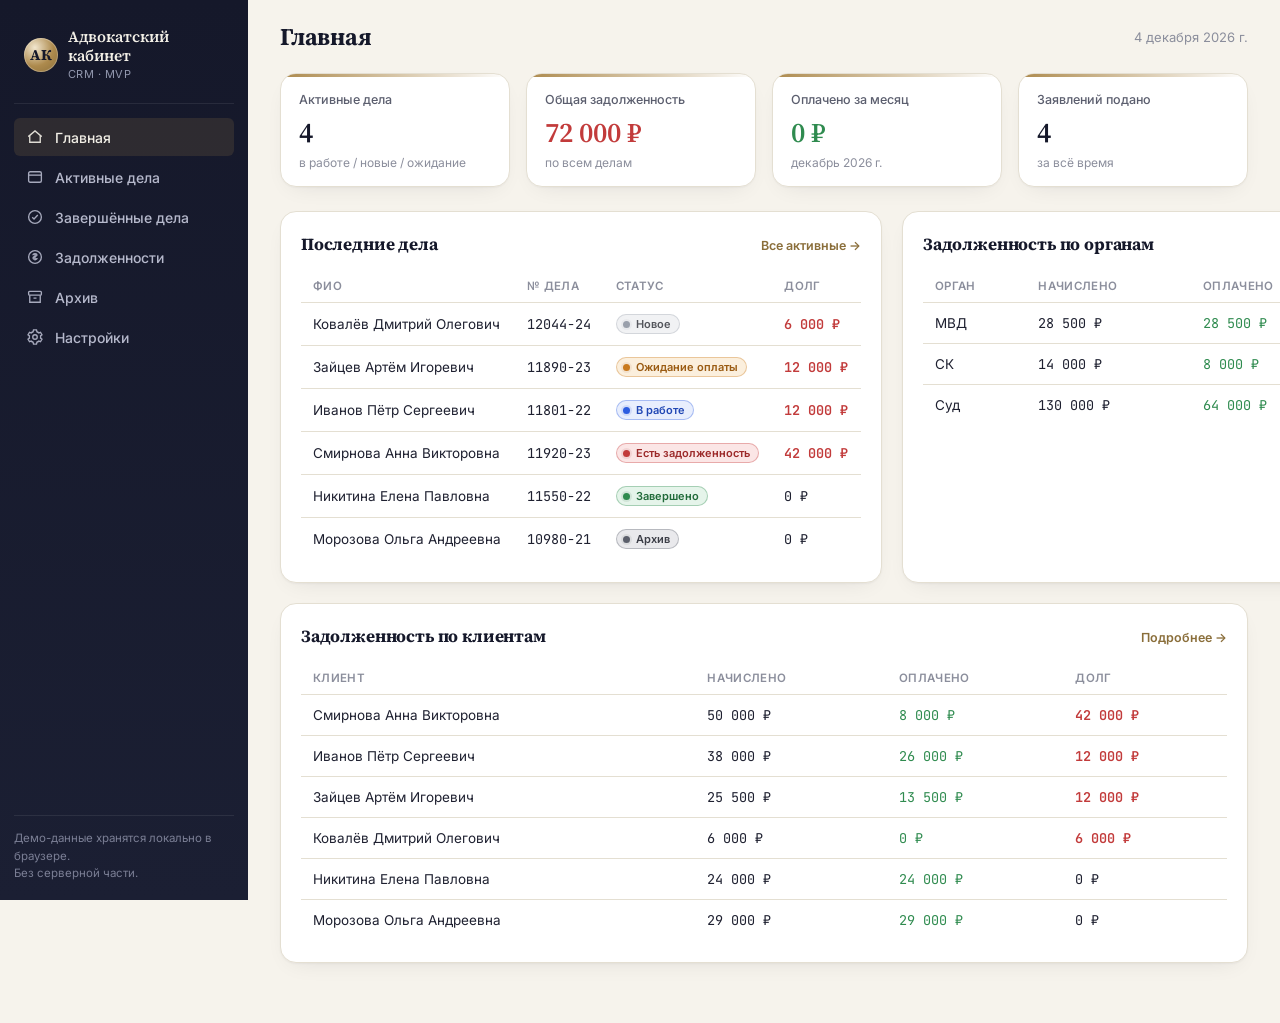
<file: index.html>
<!DOCTYPE html>
<html lang="ru">
<head>
<meta charset="UTF-8">
<meta name="viewport" content="width=device-width, initial-scale=1.0">
<title>Главная — Адвокатский кабинет CRM</title>
<link rel="stylesheet" href="css/style.css">
</head>
<body data-page="dashboard">
<div class="app-shell">

  <aside class="sidebar">
    <div class="sidebar__brand">
      <div class="sidebar__seal">АК</div>
      <div>
        <div class="sidebar__title">Адвокатский кабинет</div>
        <div class="sidebar__subtitle">CRM · MVP</div>
      </div>
    </div>
    <nav class="nav">
      <a class="nav-link" data-page="dashboard" href="index.html">
        <svg class="nav-link__icon" viewBox="0 0 24 24" fill="none" stroke="currentColor" stroke-width="1.8"><path d="M3 11.5 12 4l9 7.5"/><path d="M5 10v9h14v-9"/></svg>
        Главная
      </a>
      <a class="nav-link" data-page="active" href="cases.html">
        <svg class="nav-link__icon" viewBox="0 0 24 24" fill="none" stroke="currentColor" stroke-width="1.8"><rect x="3.5" y="5" width="17" height="14" rx="2"/><path d="M3.5 9.5h17"/></svg>
        Активные дела
      </a>
      <a class="nav-link" data-page="completed" href="completed.html">
        <svg class="nav-link__icon" viewBox="0 0 24 24" fill="none" stroke="currentColor" stroke-width="1.8"><circle cx="12" cy="12" r="8.5"/><path d="M8.3 12.3l2.4 2.4 5-5.4"/></svg>
        Завершённые дела
      </a>
      <a class="nav-link" data-page="debts" href="debts.html">
        <svg class="nav-link__icon" viewBox="0 0 24 24" fill="none" stroke="currentColor" stroke-width="1.8"><circle cx="12" cy="12" r="8.5"/><path d="M12 7.5v9M9.3 9.6c0-1.1 1.1-2 2.7-2s2.7.8 2.7 1.8c0 2.6-5.4 1.2-5.4 3.9 0 1 1.1 1.8 2.7 1.8s2.7-.8 2.7-1.9"/></svg>
        Задолженности
      </a>
      <a class="nav-link" data-page="archive" href="archive.html">
        <svg class="nav-link__icon" viewBox="0 0 24 24" fill="none" stroke="currentColor" stroke-width="1.8"><rect x="3.5" y="4.5" width="17" height="5" rx="1.2"/><path d="M5 9.5v9.5h14V9.5M10 13.5h4"/></svg>
        Архив
      </a>
      <a class="nav-link" data-page="settings" href="settings.html">
        <svg class="nav-link__icon" viewBox="0 0 24 24" fill="none" stroke="currentColor" stroke-width="1.8"><circle cx="12" cy="12" r="3"/><path d="M19.4 13.5a7.6 7.6 0 0 0 0-3l1.9-1.5-2-3.3-2.2.8a7.6 7.6 0 0 0-2.6-1.5L14 2.5h-4l-.5 2.5a7.6 7.6 0 0 0-2.6 1.5l-2.2-.8-2 3.3 1.9 1.5a7.6 7.6 0 0 0 0 3l-1.9 1.5 2 3.3 2.2-.8a7.6 7.6 0 0 0 2.6 1.5l.5 2.5h4l.5-2.5a7.6 7.6 0 0 0 2.6-1.5l2.2.8 2-3.3z"/></svg>
        Настройки
      </a>
    </nav>
    <div class="sidebar__foot">
      Демо-данные хранятся локально в браузере.<br>Без серверной части.
    </div>
  </aside>

  <main class="main">
    <div class="topbar">
      <button class="js-burger">☰</button>
      <h1>Главная</h1>
      <div class="topbar__meta" id="todayLabel"></div>
    </div>

    <div class="content">
      <div class="kpi-grid" id="kpiGrid"></div>

      <div class="two-col">
        <div class="card">
          <div class="card__head">
            <h2>Последние дела</h2>
            <a class="pill-link" href="cases.html">Все активные →</a>
          </div>
          <div class="table-wrap">
            <table class="tbl">
              <thead>
                <tr><th>ФИО</th><th>№ дела</th><th>Статус</th><th>Долг</th></tr>
              </thead>
              <tbody id="recentCasesBody"></tbody>
            </table>
          </div>
        </div>

        <div class="card">
          <div class="card__head"><h2>Задолженность по органам</h2></div>
          <div class="table-wrap">
            <table class="tbl">
              <thead><tr><th>Орган</th><th>Начислено</th><th>Оплачено</th><th>Долг</th></tr></thead>
              <tbody id="debtByBodyBody"></tbody>
            </table>
          </div>
        </div>
      </div>

      <div class="card">
        <div class="card__head">
          <h2>Задолженность по клиентам</h2>
          <a class="pill-link" href="debts.html">Подробнее →</a>
        </div>
        <div class="table-wrap">
          <table class="tbl">
            <thead><tr><th>Клиент</th><th>Начислено</th><th>Оплачено</th><th>Долг</th></tr></thead>
            <tbody id="debtByClientBody"></tbody>
          </table>
        </div>
      </div>
    </div>
  </main>
</div>

<script src="js/data.js"></script>
<script src="js/app.js"></script>
<script src="js/dashboard.js"></script>
</body>
</html>
</file>
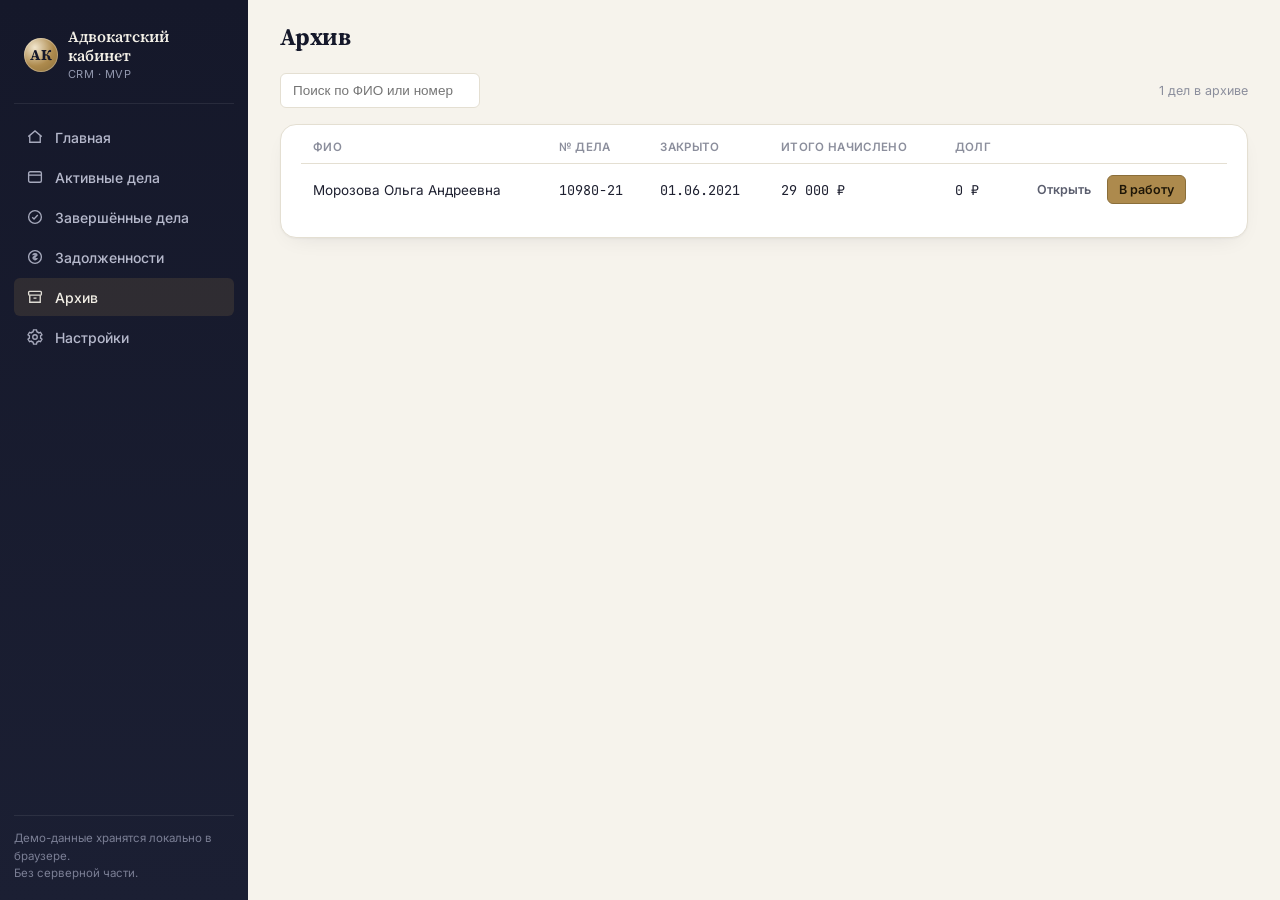
<file: archive.html>
<!DOCTYPE html>
<html lang="ru">
<head>
<meta charset="UTF-8">
<meta name="viewport" content="width=device-width, initial-scale=1.0">
<title>Архив — Адвокатский кабинет CRM</title>
<link rel="stylesheet" href="css/style.css">
</head>
<body data-page="archive">
<div class="app-shell">

  <aside class="sidebar">
    <div class="sidebar__brand">
      <div class="sidebar__seal">АК</div>
      <div>
        <div class="sidebar__title">Адвокатский кабинет</div>
        <div class="sidebar__subtitle">CRM · MVP</div>
      </div>
    </div>
    <nav class="nav">
      <a class="nav-link" data-page="dashboard" href="index.html">
        <svg class="nav-link__icon" viewBox="0 0 24 24" fill="none" stroke="currentColor" stroke-width="1.8"><path d="M3 11.5 12 4l9 7.5"/><path d="M5 10v9h14v-9"/></svg>
        Главная
      </a>
      <a class="nav-link" data-page="active" href="cases.html">
        <svg class="nav-link__icon" viewBox="0 0 24 24" fill="none" stroke="currentColor" stroke-width="1.8"><rect x="3.5" y="5" width="17" height="14" rx="2"/><path d="M3.5 9.5h17"/></svg>
        Активные дела
      </a>
      <a class="nav-link" data-page="completed" href="completed.html">
        <svg class="nav-link__icon" viewBox="0 0 24 24" fill="none" stroke="currentColor" stroke-width="1.8"><circle cx="12" cy="12" r="8.5"/><path d="M8.3 12.3l2.4 2.4 5-5.4"/></svg>
        Завершённые дела
      </a>
      <a class="nav-link" data-page="debts" href="debts.html">
        <svg class="nav-link__icon" viewBox="0 0 24 24" fill="none" stroke="currentColor" stroke-width="1.8"><circle cx="12" cy="12" r="8.5"/><path d="M12 7.5v9M9.3 9.6c0-1.1 1.1-2 2.7-2s2.7.8 2.7 1.8c0 2.6-5.4 1.2-5.4 3.9 0 1 1.1 1.8 2.7 1.8s2.7-.8 2.7-1.9"/></svg>
        Задолженности
      </a>
      <a class="nav-link" data-page="archive" href="archive.html">
        <svg class="nav-link__icon" viewBox="0 0 24 24" fill="none" stroke="currentColor" stroke-width="1.8"><rect x="3.5" y="4.5" width="17" height="5" rx="1.2"/><path d="M5 9.5v9.5h14V9.5M10 13.5h4"/></svg>
        Архив
      </a>
      <a class="nav-link" data-page="settings" href="settings.html">
        <svg class="nav-link__icon" viewBox="0 0 24 24" fill="none" stroke="currentColor" stroke-width="1.8"><circle cx="12" cy="12" r="3"/><path d="M19.4 13.5a7.6 7.6 0 0 0 0-3l1.9-1.5-2-3.3-2.2.8a7.6 7.6 0 0 0-2.6-1.5L14 2.5h-4l-.5 2.5a7.6 7.6 0 0 0-2.6 1.5l-2.2-.8-2 3.3 1.9 1.5a7.6 7.6 0 0 0 0 3l-1.9 1.5 2 3.3 2.2-.8a7.6 7.6 0 0 0 2.6 1.5l.5 2.5h4l.5-2.5a7.6 7.6 0 0 0 2.6-1.5l2.2.8 2-3.3z"/></svg>
        Настройки
      </a>
    </nav>
    <div class="sidebar__foot">
      Демо-данные хранятся локально в браузере.<br>Без серверной части.
    </div>
  </aside>

  <main class="main">
    <div class="topbar">
      <button class="js-burger">☰</button>
      <h1>Архив</h1>
    </div>

    <div class="content">
      <div class="toolbar">
        <input type="search" id="searchInput" placeholder="Поиск по ФИО или номеру дела…">
        <span class="muted" id="resultCount" style="margin-left:auto;font-size:12.5px;"></span>
      </div>

      <div class="card" style="padding-top:6px;">
        <div class="table-wrap">
          <table class="tbl">
            <thead><tr><th>ФИО</th><th>№ дела</th><th>Закрыто</th><th>Итого начислено</th><th>Долг</th><th></th></tr></thead>
            <tbody id="archiveBody"></tbody>
          </table>
        </div>
      </div>
    </div>
  </main>
</div>

<script src="js/data.js"></script>
<script src="js/app.js"></script>
<script src="js/archive.js"></script>
</body>
</html>
</file>
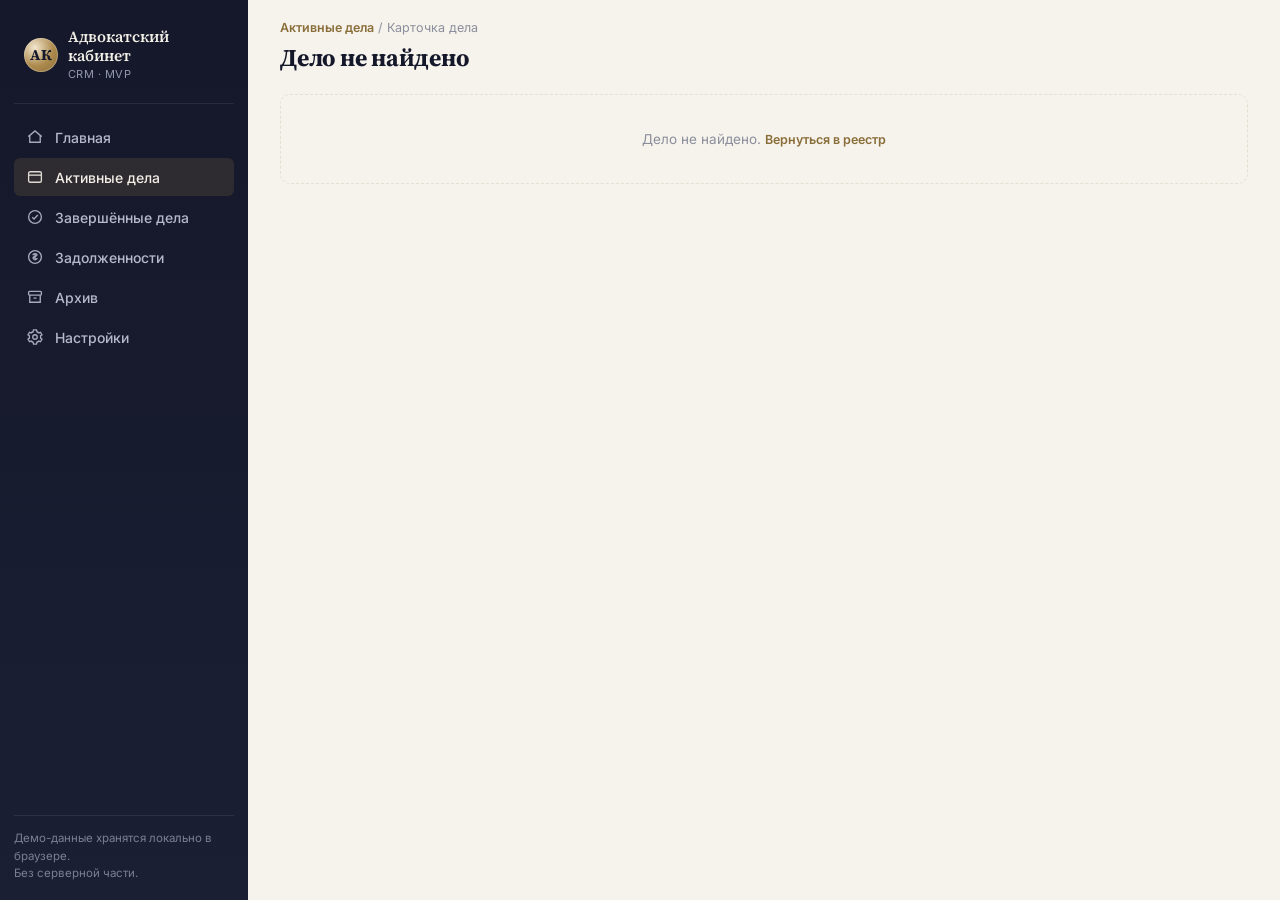
<file: case.html>
<!DOCTYPE html>
<html lang="ru">
<head>
<meta charset="UTF-8">
<meta name="viewport" content="width=device-width, initial-scale=1.0">
<title>Карточка дела — Адвокатский кабинет CRM</title>
<link rel="stylesheet" href="css/style.css">
</head>
<body data-page="active">
<div class="app-shell">

  <aside class="sidebar">
    <div class="sidebar__brand">
      <div class="sidebar__seal">АК</div>
      <div>
        <div class="sidebar__title">Адвокатский кабинет</div>
        <div class="sidebar__subtitle">CRM · MVP</div>
      </div>
    </div>
    <nav class="nav">
      <a class="nav-link" data-page="dashboard" href="index.html">
        <svg class="nav-link__icon" viewBox="0 0 24 24" fill="none" stroke="currentColor" stroke-width="1.8"><path d="M3 11.5 12 4l9 7.5"/><path d="M5 10v9h14v-9"/></svg>
        Главная
      </a>
      <a class="nav-link" data-page="active" href="cases.html">
        <svg class="nav-link__icon" viewBox="0 0 24 24" fill="none" stroke="currentColor" stroke-width="1.8"><rect x="3.5" y="5" width="17" height="14" rx="2"/><path d="M3.5 9.5h17"/></svg>
        Активные дела
      </a>
      <a class="nav-link" data-page="completed" href="completed.html">
        <svg class="nav-link__icon" viewBox="0 0 24 24" fill="none" stroke="currentColor" stroke-width="1.8"><circle cx="12" cy="12" r="8.5"/><path d="M8.3 12.3l2.4 2.4 5-5.4"/></svg>
        Завершённые дела
      </a>
      <a class="nav-link" data-page="debts" href="debts.html">
        <svg class="nav-link__icon" viewBox="0 0 24 24" fill="none" stroke="currentColor" stroke-width="1.8"><circle cx="12" cy="12" r="8.5"/><path d="M12 7.5v9M9.3 9.6c0-1.1 1.1-2 2.7-2s2.7.8 2.7 1.8c0 2.6-5.4 1.2-5.4 3.9 0 1 1.1 1.8 2.7 1.8s2.7-.8 2.7-1.9"/></svg>
        Задолженности
      </a>
      <a class="nav-link" data-page="archive" href="archive.html">
        <svg class="nav-link__icon" viewBox="0 0 24 24" fill="none" stroke="currentColor" stroke-width="1.8"><rect x="3.5" y="4.5" width="17" height="5" rx="1.2"/><path d="M5 9.5v9.5h14V9.5M10 13.5h4"/></svg>
        Архив
      </a>
      <a class="nav-link" data-page="settings" href="settings.html">
        <svg class="nav-link__icon" viewBox="0 0 24 24" fill="none" stroke="currentColor" stroke-width="1.8"><circle cx="12" cy="12" r="3"/><path d="M19.4 13.5a7.6 7.6 0 0 0 0-3l1.9-1.5-2-3.3-2.2.8a7.6 7.6 0 0 0-2.6-1.5L14 2.5h-4l-.5 2.5a7.6 7.6 0 0 0-2.6 1.5l-2.2-.8-2 3.3 1.9 1.5a7.6 7.6 0 0 0 0 3l-1.9 1.5 2 3.3 2.2-.8a7.6 7.6 0 0 0 2.6 1.5l.5 2.5h4l.5-2.5a7.6 7.6 0 0 0 2.6-1.5l2.2.8 2-3.3z"/></svg>
        Настройки
      </a>
    </nav>
    <div class="sidebar__foot">
      Демо-данные хранятся локально в браузере.<br>Без серверной части.
    </div>
  </aside>

  <main class="main">
    <div class="topbar">
      <button class="js-burger">☰</button>
      <div>
        <div class="breadcrumb"><a href="cases.html" id="breadcrumbLink">Активные дела</a> / Карточка дела</div>
        <h1 id="caseTitle">Дело</h1>
      </div>
      <div id="caseStatusHead"></div>
    </div>

    <div class="content" id="caseContent">

      <div class="two-col">
        <div class="card">
          <div class="card__head"><h2>Основная информация</h2>
            <button class="btn btn-sm btn-ghost" id="editInfoBtn">Изменить</button>
          </div>
          <div class="kv-list" id="infoBlock"></div>
        </div>
        <div class="card">
          <div class="card__head"><h2>Номера дела</h2>
            <button class="btn btn-sm btn-ghost" id="editNumbersBtn">Изменить</button>
          </div>
          <div class="kv-list" id="numbersBlock"></div>
        </div>
      </div>

      <div class="card">
        <div class="card__head"><h2>Статус дела</h2></div>
        <div class="status-switch" id="statusSwitch"></div>
      </div>

      <div class="card">
        <div class="card__head">
          <h2>Участия</h2>
          <button class="btn btn-brass btn-sm" id="addParticipationBtn">+ Добавить участие</button>
        </div>
        <div class="table-wrap">
          <table class="tbl">
            <thead><tr><th>Дата</th><th>Тип участия</th><th>Сложность</th><th>Орган</th><th>Тариф</th><th>Сумма</th><th></th></tr></thead>
            <tbody id="participationsBody"></tbody>
          </table>
        </div>
      </div>

      <div class="card">
        <div class="card__head"><h2>Финансы</h2></div>
        <div class="three-col" style="margin-bottom:18px;">
          <div class="kpi-card"><div class="kpi-card__label">Начислено</div><div class="kpi-card__value" id="finAccrued">—</div></div>
          <div class="kpi-card"><div class="kpi-card__label">Оплачено</div><div class="kpi-card__value is-good" id="finPaid">—</div></div>
          <div class="kpi-card"><div class="kpi-card__label">Долг</div><div class="kpi-card__value is-bad" id="finDebt">—</div></div>
        </div>
        <div class="card__head"><h2 style="font-size:14.5px;">История оплат</h2>
          <button class="btn btn-sm btn-ghost" id="addPaymentBtn">+ Добавить оплату</button>
        </div>
        <div class="table-wrap">
          <table class="tbl">
            <thead><tr><th>Дата</th><th>Орган</th><th>Сумма</th><th>Статус</th></tr></thead>
            <tbody id="paymentsBody"></tbody>
          </table>
        </div>
      </div>

      <div class="card">
        <div class="card__head">
          <h2>Заявления</h2>
          <button class="btn btn-brass btn-sm" id="addApplicationBtn">+ Сформировать заявление</button>
        </div>
        <div class="table-wrap">
          <table class="tbl">
            <thead><tr><th>№</th><th>Дата</th><th>Сумма</th><th>Статус</th><th>Файл</th></tr></thead>
            <tbody id="applicationsBody"></tbody>
          </table>
        </div>
      </div>

      <div class="two-col">
        <div class="card">
          <div class="card__head">
            <h2>Файлы</h2>
            <label class="btn btn-sm btn-ghost" style="cursor:pointer;">
              + Загрузить
              <input type="file" id="fileInput" style="display:none;">
            </label>
          </div>
          <div id="filesBlock"></div>
        </div>
        <div class="card">
          <div class="card__head"><h2>История</h2></div>
          <div id="historyBlock" style="max-height:340px; overflow-y:auto;"></div>
        </div>
      </div>

    </div>
  </main>
</div>

<script src="js/data.js"></script>
<script src="js/app.js"></script>
<script src="js/case.js"></script>
</body>
</html>
</file>
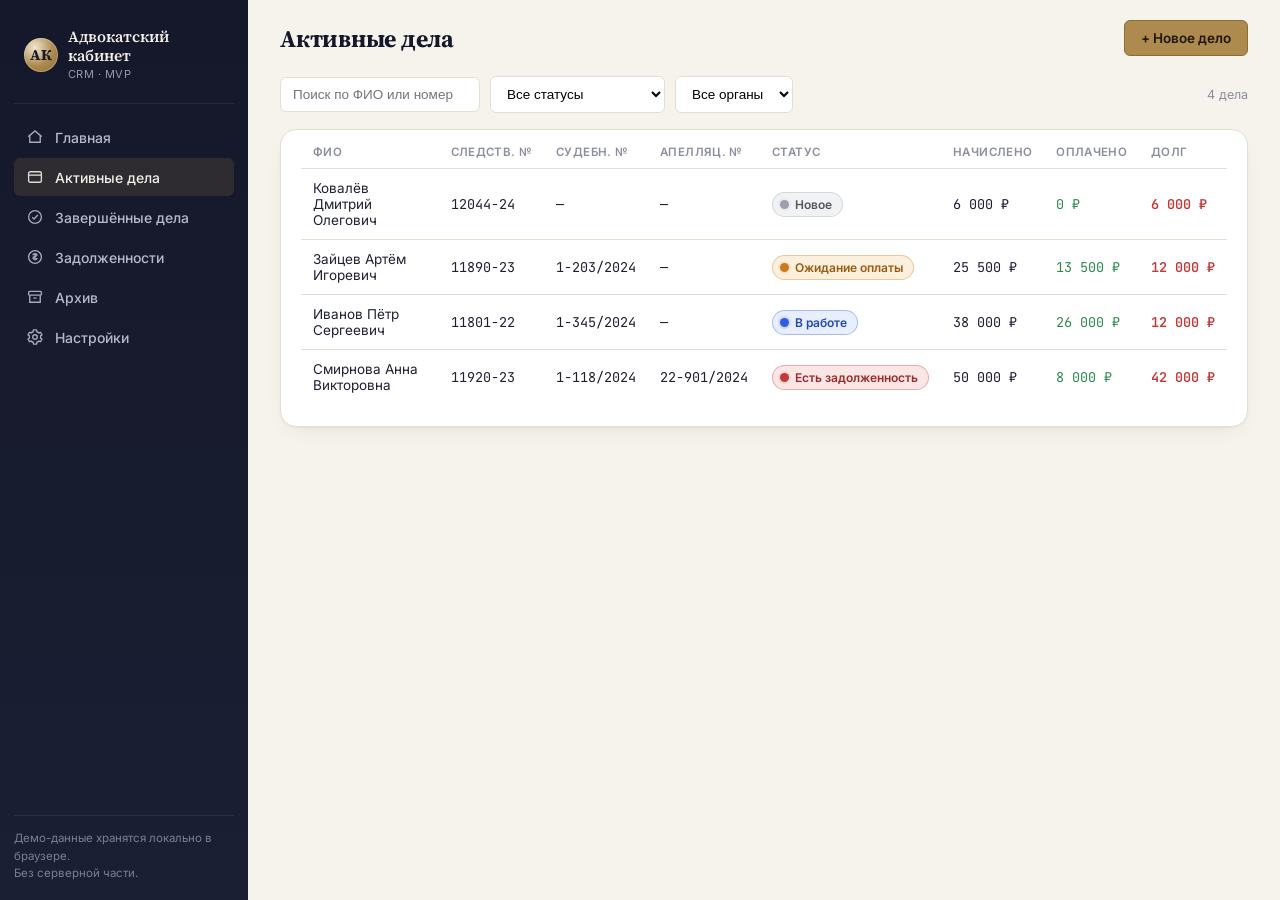
<file: cases.html>
<!DOCTYPE html>
<html lang="ru">
<head>
<meta charset="UTF-8">
<meta name="viewport" content="width=device-width, initial-scale=1.0">
<title>Активные дела — Адвокатский кабинет CRM</title>
<link rel="stylesheet" href="css/style.css">
</head>
<body data-page="active">
<div class="app-shell">

  <aside class="sidebar">
    <div class="sidebar__brand">
      <div class="sidebar__seal">АК</div>
      <div>
        <div class="sidebar__title">Адвокатский кабинет</div>
        <div class="sidebar__subtitle">CRM · MVP</div>
      </div>
    </div>
    <nav class="nav">
      <a class="nav-link" data-page="dashboard" href="index.html">
        <svg class="nav-link__icon" viewBox="0 0 24 24" fill="none" stroke="currentColor" stroke-width="1.8"><path d="M3 11.5 12 4l9 7.5"/><path d="M5 10v9h14v-9"/></svg>
        Главная
      </a>
      <a class="nav-link" data-page="active" href="cases.html">
        <svg class="nav-link__icon" viewBox="0 0 24 24" fill="none" stroke="currentColor" stroke-width="1.8"><rect x="3.5" y="5" width="17" height="14" rx="2"/><path d="M3.5 9.5h17"/></svg>
        Активные дела
      </a>
      <a class="nav-link" data-page="completed" href="completed.html">
        <svg class="nav-link__icon" viewBox="0 0 24 24" fill="none" stroke="currentColor" stroke-width="1.8"><circle cx="12" cy="12" r="8.5"/><path d="M8.3 12.3l2.4 2.4 5-5.4"/></svg>
        Завершённые дела
      </a>
      <a class="nav-link" data-page="debts" href="debts.html">
        <svg class="nav-link__icon" viewBox="0 0 24 24" fill="none" stroke="currentColor" stroke-width="1.8"><circle cx="12" cy="12" r="8.5"/><path d="M12 7.5v9M9.3 9.6c0-1.1 1.1-2 2.7-2s2.7.8 2.7 1.8c0 2.6-5.4 1.2-5.4 3.9 0 1 1.1 1.8 2.7 1.8s2.7-.8 2.7-1.9"/></svg>
        Задолженности
      </a>
      <a class="nav-link" data-page="archive" href="archive.html">
        <svg class="nav-link__icon" viewBox="0 0 24 24" fill="none" stroke="currentColor" stroke-width="1.8"><rect x="3.5" y="4.5" width="17" height="5" rx="1.2"/><path d="M5 9.5v9.5h14V9.5M10 13.5h4"/></svg>
        Архив
      </a>
      <a class="nav-link" data-page="settings" href="settings.html">
        <svg class="nav-link__icon" viewBox="0 0 24 24" fill="none" stroke="currentColor" stroke-width="1.8"><circle cx="12" cy="12" r="3"/><path d="M19.4 13.5a7.6 7.6 0 0 0 0-3l1.9-1.5-2-3.3-2.2.8a7.6 7.6 0 0 0-2.6-1.5L14 2.5h-4l-.5 2.5a7.6 7.6 0 0 0-2.6 1.5l-2.2-.8-2 3.3 1.9 1.5a7.6 7.6 0 0 0 0 3l-1.9 1.5 2 3.3 2.2-.8a7.6 7.6 0 0 0 2.6 1.5l.5 2.5h4l.5-2.5a7.6 7.6 0 0 0 2.6-1.5l2.2.8 2-3.3z"/></svg>
        Настройки
      </a>
    </nav>
    <div class="sidebar__foot">
      Демо-данные хранятся локально в браузере.<br>Без серверной части.
    </div>
  </aside>

  <main class="main">
    <div class="topbar">
      <button class="js-burger">☰</button>
      <h1>Активные дела</h1>
      <button class="btn btn-brass" id="newCaseBtn">+ Новое дело</button>
    </div>

    <div class="content">
      <div class="toolbar">
        <input type="search" id="searchInput" placeholder="Поиск по ФИО или номеру дела…">
        <select id="statusFilter">
          <option value="">Все статусы</option>
        </select>
        <select id="bodyFilter">
          <option value="">Все органы</option>
        </select>
        <span class="muted" id="resultCount" style="margin-left:auto;font-size:12.5px;"></span>
      </div>

      <div class="card" style="padding-top:6px;">
        <div class="table-wrap">
          <table class="tbl">
            <thead>
              <tr>
                <th>ФИО</th>
                <th>Следств. №</th>
                <th>Судебн. №</th>
                <th>Апелляц. №</th>
                <th>Статус</th>
                <th>Начислено</th>
                <th>Оплачено</th>
                <th>Долг</th>
              </tr>
            </thead>
            <tbody id="casesBody"></tbody>
          </table>
        </div>
      </div>
    </div>
  </main>
</div>

<script src="js/data.js"></script>
<script src="js/app.js"></script>
<script src="js/cases.js"></script>
</body>
</html>
</file>
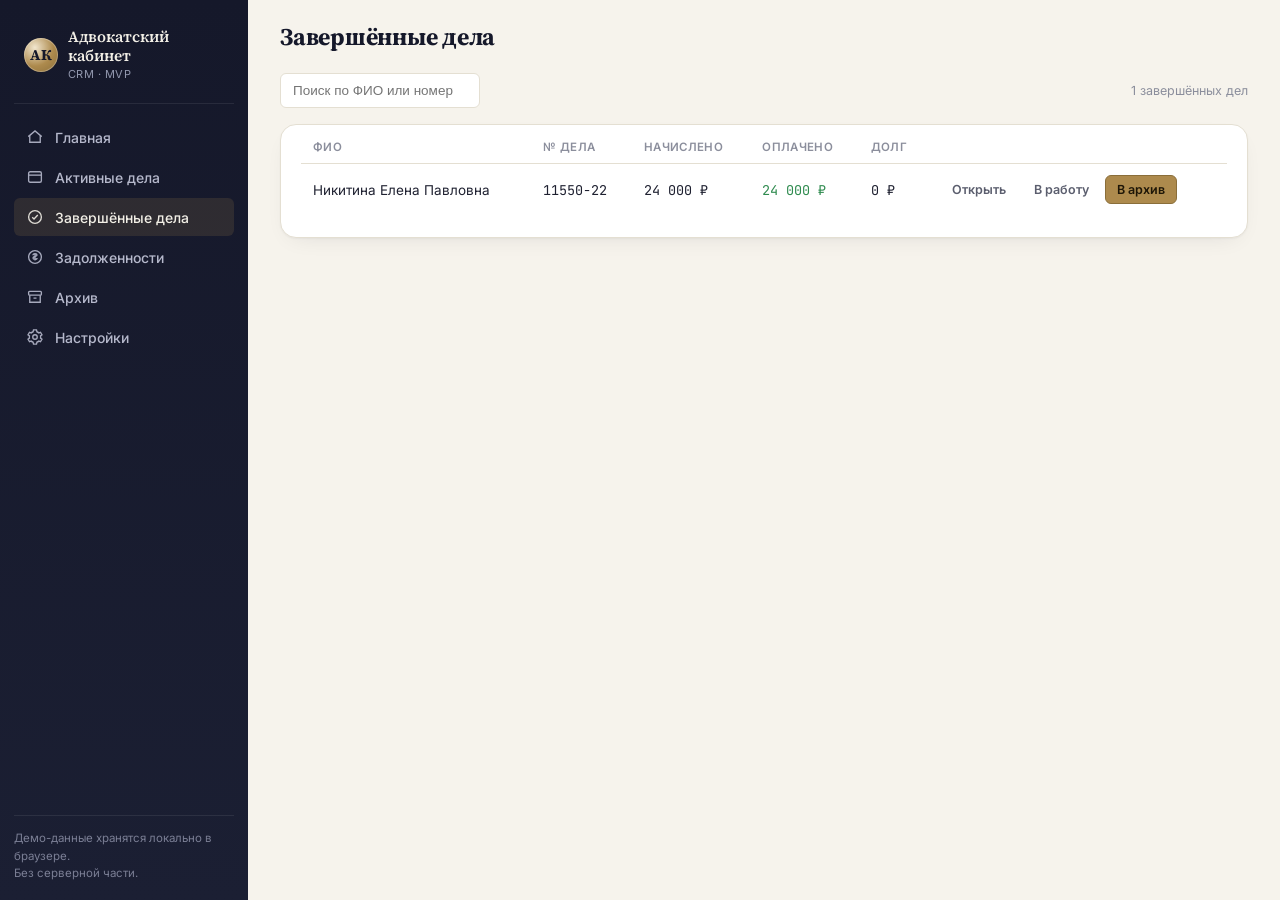
<file: completed.html>
<!DOCTYPE html>
<html lang="ru">
<head>
<meta charset="UTF-8">
<meta name="viewport" content="width=device-width, initial-scale=1.0">
<title>Завершённые дела — Адвокатский кабинет CRM</title>
<link rel="stylesheet" href="css/style.css">
</head>
<body data-page="completed">
<div class="app-shell">

  <aside class="sidebar">
    <div class="sidebar__brand">
      <div class="sidebar__seal">АК</div>
      <div>
        <div class="sidebar__title">Адвокатский кабинет</div>
        <div class="sidebar__subtitle">CRM · MVP</div>
      </div>
    </div>
    <nav class="nav">
      <a class="nav-link" data-page="dashboard" href="index.html">
        <svg class="nav-link__icon" viewBox="0 0 24 24" fill="none" stroke="currentColor" stroke-width="1.8"><path d="M3 11.5 12 4l9 7.5"/><path d="M5 10v9h14v-9"/></svg>
        Главная
      </a>
      <a class="nav-link" data-page="active" href="cases.html">
        <svg class="nav-link__icon" viewBox="0 0 24 24" fill="none" stroke="currentColor" stroke-width="1.8"><rect x="3.5" y="5" width="17" height="14" rx="2"/><path d="M3.5 9.5h17"/></svg>
        Активные дела
      </a>
      <a class="nav-link" data-page="completed" href="completed.html">
        <svg class="nav-link__icon" viewBox="0 0 24 24" fill="none" stroke="currentColor" stroke-width="1.8"><circle cx="12" cy="12" r="8.5"/><path d="M8.3 12.3l2.4 2.4 5-5.4"/></svg>
        Завершённые дела
      </a>
      <a class="nav-link" data-page="debts" href="debts.html">
        <svg class="nav-link__icon" viewBox="0 0 24 24" fill="none" stroke="currentColor" stroke-width="1.8"><circle cx="12" cy="12" r="8.5"/><path d="M12 7.5v9M9.3 9.6c0-1.1 1.1-2 2.7-2s2.7.8 2.7 1.8c0 2.6-5.4 1.2-5.4 3.9 0 1 1.1 1.8 2.7 1.8s2.7-.8 2.7-1.9"/></svg>
        Задолженности
      </a>
      <a class="nav-link" data-page="archive" href="archive.html">
        <svg class="nav-link__icon" viewBox="0 0 24 24" fill="none" stroke="currentColor" stroke-width="1.8"><rect x="3.5" y="4.5" width="17" height="5" rx="1.2"/><path d="M5 9.5v9.5h14V9.5M10 13.5h4"/></svg>
        Архив
      </a>
      <a class="nav-link" data-page="settings" href="settings.html">
        <svg class="nav-link__icon" viewBox="0 0 24 24" fill="none" stroke="currentColor" stroke-width="1.8"><circle cx="12" cy="12" r="3"/><path d="M19.4 13.5a7.6 7.6 0 0 0 0-3l1.9-1.5-2-3.3-2.2.8a7.6 7.6 0 0 0-2.6-1.5L14 2.5h-4l-.5 2.5a7.6 7.6 0 0 0-2.6 1.5l-2.2-.8-2 3.3 1.9 1.5a7.6 7.6 0 0 0 0 3l-1.9 1.5 2 3.3 2.2-.8a7.6 7.6 0 0 0 2.6 1.5l.5 2.5h4l.5-2.5a7.6 7.6 0 0 0 2.6-1.5l2.2.8 2-3.3z"/></svg>
        Настройки
      </a>
    </nav>
    <div class="sidebar__foot">
      Демо-данные хранятся локально в браузере.<br>Без серверной части.
    </div>
  </aside>

  <main class="main">
    <div class="topbar">
      <button class="js-burger">☰</button>
      <h1>Завершённые дела</h1>
    </div>

    <div class="content">
      <div class="toolbar">
        <input type="search" id="searchInput" placeholder="Поиск по ФИО или номеру дела…">
        <span class="muted" id="resultCount" style="margin-left:auto;font-size:12.5px;"></span>
      </div>

      <div class="card" style="padding-top:6px;">
        <div class="table-wrap">
          <table class="tbl">
            <thead><tr><th>ФИО</th><th>№ дела</th><th>Начислено</th><th>Оплачено</th><th>Долг</th><th></th></tr></thead>
            <tbody id="completedBody"></tbody>
          </table>
        </div>
      </div>
    </div>
  </main>
</div>

<script src="js/data.js"></script>
<script src="js/app.js"></script>
<script src="js/completed.js"></script>
</body>
</html>
</file>
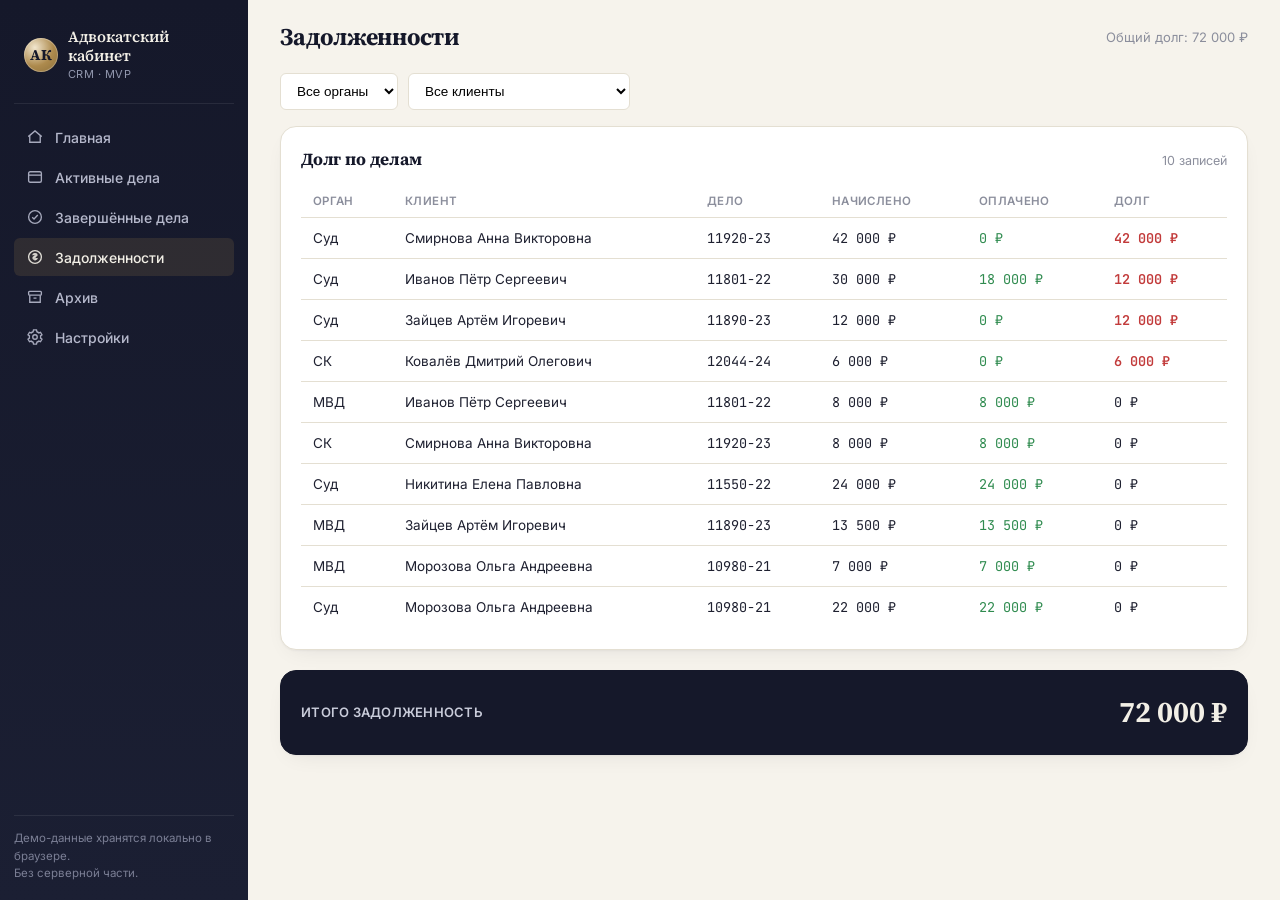
<file: debts.html>
<!DOCTYPE html>
<html lang="ru">
<head>
<meta charset="UTF-8">
<meta name="viewport" content="width=device-width, initial-scale=1.0">
<title>Задолженности — Адвокатский кабинет CRM</title>
<link rel="stylesheet" href="css/style.css">
</head>
<body data-page="debts">
<div class="app-shell">

  <aside class="sidebar">
    <div class="sidebar__brand">
      <div class="sidebar__seal">АК</div>
      <div>
        <div class="sidebar__title">Адвокатский кабинет</div>
        <div class="sidebar__subtitle">CRM · MVP</div>
      </div>
    </div>
    <nav class="nav">
      <a class="nav-link" data-page="dashboard" href="index.html">
        <svg class="nav-link__icon" viewBox="0 0 24 24" fill="none" stroke="currentColor" stroke-width="1.8"><path d="M3 11.5 12 4l9 7.5"/><path d="M5 10v9h14v-9"/></svg>
        Главная
      </a>
      <a class="nav-link" data-page="active" href="cases.html">
        <svg class="nav-link__icon" viewBox="0 0 24 24" fill="none" stroke="currentColor" stroke-width="1.8"><rect x="3.5" y="5" width="17" height="14" rx="2"/><path d="M3.5 9.5h17"/></svg>
        Активные дела
      </a>
      <a class="nav-link" data-page="completed" href="completed.html">
        <svg class="nav-link__icon" viewBox="0 0 24 24" fill="none" stroke="currentColor" stroke-width="1.8"><circle cx="12" cy="12" r="8.5"/><path d="M8.3 12.3l2.4 2.4 5-5.4"/></svg>
        Завершённые дела
      </a>
      <a class="nav-link" data-page="debts" href="debts.html">
        <svg class="nav-link__icon" viewBox="0 0 24 24" fill="none" stroke="currentColor" stroke-width="1.8"><circle cx="12" cy="12" r="8.5"/><path d="M12 7.5v9M9.3 9.6c0-1.1 1.1-2 2.7-2s2.7.8 2.7 1.8c0 2.6-5.4 1.2-5.4 3.9 0 1 1.1 1.8 2.7 1.8s2.7-.8 2.7-1.9"/></svg>
        Задолженности
      </a>
      <a class="nav-link" data-page="archive" href="archive.html">
        <svg class="nav-link__icon" viewBox="0 0 24 24" fill="none" stroke="currentColor" stroke-width="1.8"><rect x="3.5" y="4.5" width="17" height="5" rx="1.2"/><path d="M5 9.5v9.5h14V9.5M10 13.5h4"/></svg>
        Архив
      </a>
      <a class="nav-link" data-page="settings" href="settings.html">
        <svg class="nav-link__icon" viewBox="0 0 24 24" fill="none" stroke="currentColor" stroke-width="1.8"><circle cx="12" cy="12" r="3"/><path d="M19.4 13.5a7.6 7.6 0 0 0 0-3l1.9-1.5-2-3.3-2.2.8a7.6 7.6 0 0 0-2.6-1.5L14 2.5h-4l-.5 2.5a7.6 7.6 0 0 0-2.6 1.5l-2.2-.8-2 3.3 1.9 1.5a7.6 7.6 0 0 0 0 3l-1.9 1.5 2 3.3 2.2-.8a7.6 7.6 0 0 0 2.6 1.5l.5 2.5h4l.5-2.5a7.6 7.6 0 0 0 2.6-1.5l2.2.8 2-3.3z"/></svg>
        Настройки
      </a>
    </nav>
    <div class="sidebar__foot">
      Демо-данные хранятся локально в браузере.<br>Без серверной части.
    </div>
  </aside>

  <main class="main">
    <div class="topbar">
      <button class="js-burger">☰</button>
      <h1>Задолженности</h1>
      <div class="topbar__meta" id="totalDebtLabel"></div>
    </div>

    <div class="content">
      <div class="toolbar">
        <select id="bodyFilter"><option value="">Все органы</option></select>
        <select id="clientFilter"><option value="">Все клиенты</option></select>
      </div>

      <div class="card">
        <div class="card__head"><h2>Долг по делам</h2><span class="muted" id="rowCount"></span></div>
        <div class="table-wrap">
          <table class="tbl">
            <thead><tr><th>Орган</th><th>Клиент</th><th>Дело</th><th>Начислено</th><th>Оплачено</th><th>Долг</th></tr></thead>
            <tbody id="debtsBody"></tbody>
          </table>
        </div>
      </div>

      <div class="card" style="background:var(--ink-950); border-color:var(--ink-950);">
        <div style="display:flex; align-items:center; justify-content:space-between; flex-wrap:wrap; gap:8px;">
          <div style="color:#C9CCDA; font-size:13px; font-weight:600; letter-spacing:.02em; text-transform:uppercase;">Итого задолженность</div>
          <div style="font-family:var(--font-display); font-size:30px; font-weight:700; color:#F2EFE6;" id="grandTotal">—</div>
        </div>
      </div>
    </div>
  </main>
</div>

<script src="js/data.js"></script>
<script src="js/app.js"></script>
<script src="js/debts.js"></script>
</body>
</html>
</file>
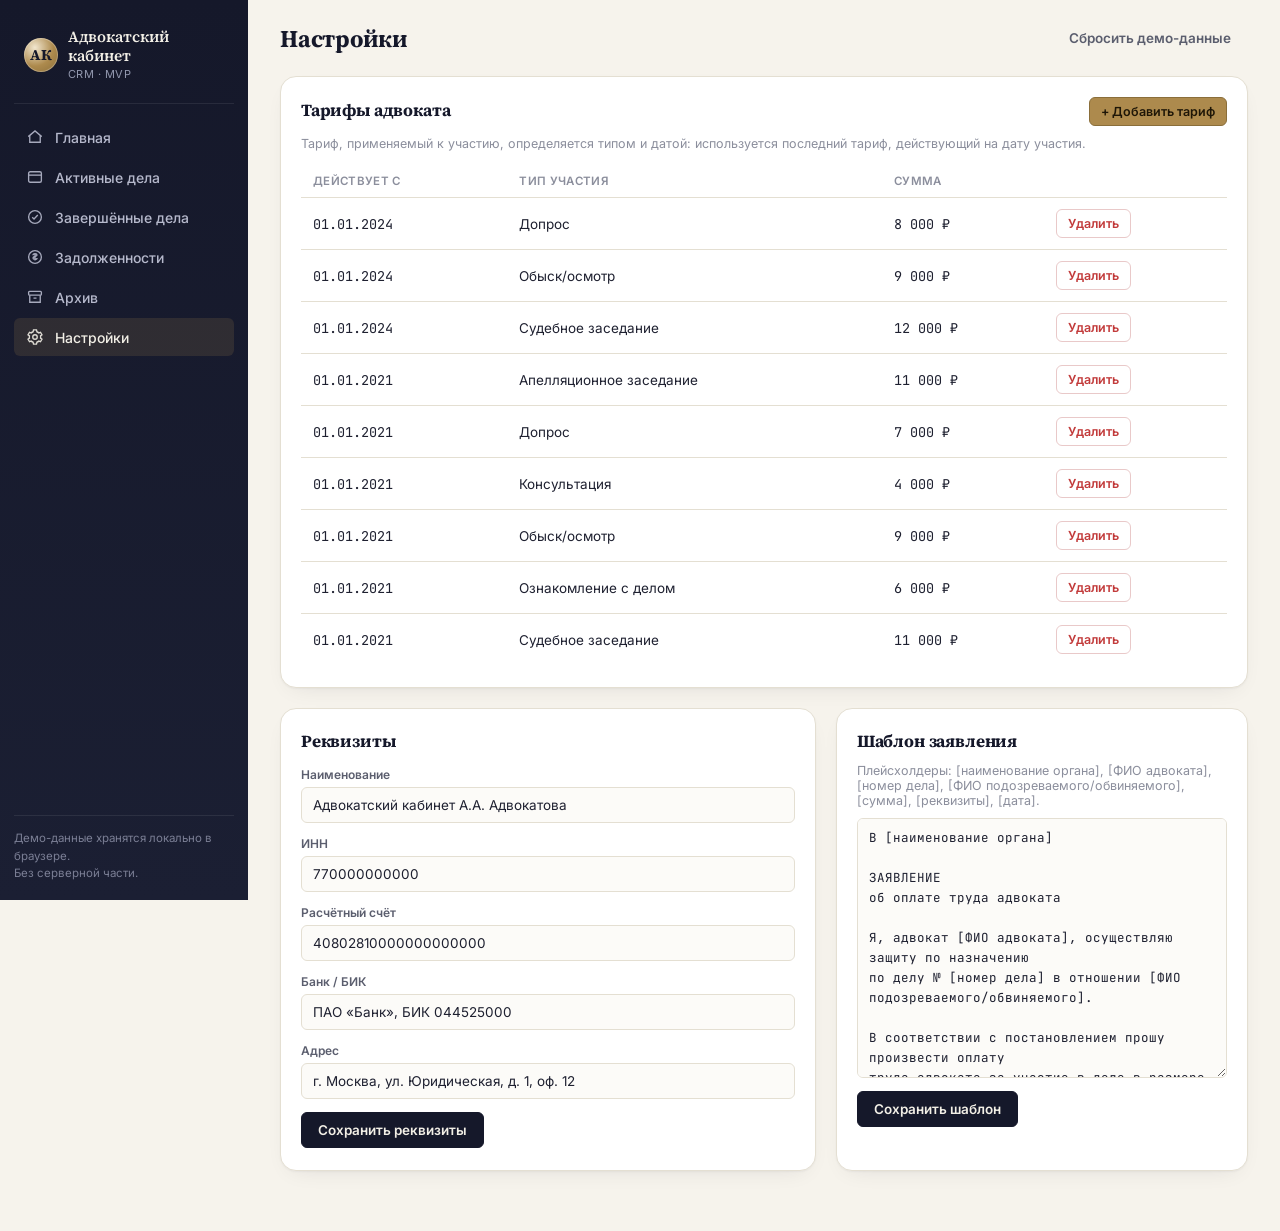
<file: settings.html>
<!DOCTYPE html>
<html lang="ru">
<head>
<meta charset="UTF-8">
<meta name="viewport" content="width=device-width, initial-scale=1.0">
<title>Настройки — Адвокатский кабинет CRM</title>
<link rel="stylesheet" href="css/style.css">
</head>
<body data-page="settings">
<div class="app-shell">

  <aside class="sidebar">
    <div class="sidebar__brand">
      <div class="sidebar__seal">АК</div>
      <div>
        <div class="sidebar__title">Адвокатский кабинет</div>
        <div class="sidebar__subtitle">CRM · MVP</div>
      </div>
    </div>
    <nav class="nav">
      <a class="nav-link" data-page="dashboard" href="index.html">
        <svg class="nav-link__icon" viewBox="0 0 24 24" fill="none" stroke="currentColor" stroke-width="1.8"><path d="M3 11.5 12 4l9 7.5"/><path d="M5 10v9h14v-9"/></svg>
        Главная
      </a>
      <a class="nav-link" data-page="active" href="cases.html">
        <svg class="nav-link__icon" viewBox="0 0 24 24" fill="none" stroke="currentColor" stroke-width="1.8"><rect x="3.5" y="5" width="17" height="14" rx="2"/><path d="M3.5 9.5h17"/></svg>
        Активные дела
      </a>
      <a class="nav-link" data-page="completed" href="completed.html">
        <svg class="nav-link__icon" viewBox="0 0 24 24" fill="none" stroke="currentColor" stroke-width="1.8"><circle cx="12" cy="12" r="8.5"/><path d="M8.3 12.3l2.4 2.4 5-5.4"/></svg>
        Завершённые дела
      </a>
      <a class="nav-link" data-page="debts" href="debts.html">
        <svg class="nav-link__icon" viewBox="0 0 24 24" fill="none" stroke="currentColor" stroke-width="1.8"><circle cx="12" cy="12" r="8.5"/><path d="M12 7.5v9M9.3 9.6c0-1.1 1.1-2 2.7-2s2.7.8 2.7 1.8c0 2.6-5.4 1.2-5.4 3.9 0 1 1.1 1.8 2.7 1.8s2.7-.8 2.7-1.9"/></svg>
        Задолженности
      </a>
      <a class="nav-link" data-page="archive" href="archive.html">
        <svg class="nav-link__icon" viewBox="0 0 24 24" fill="none" stroke="currentColor" stroke-width="1.8"><rect x="3.5" y="4.5" width="17" height="5" rx="1.2"/><path d="M5 9.5v9.5h14V9.5M10 13.5h4"/></svg>
        Архив
      </a>
      <a class="nav-link" data-page="settings" href="settings.html">
        <svg class="nav-link__icon" viewBox="0 0 24 24" fill="none" stroke="currentColor" stroke-width="1.8"><circle cx="12" cy="12" r="3"/><path d="M19.4 13.5a7.6 7.6 0 0 0 0-3l1.9-1.5-2-3.3-2.2.8a7.6 7.6 0 0 0-2.6-1.5L14 2.5h-4l-.5 2.5a7.6 7.6 0 0 0-2.6 1.5l-2.2-.8-2 3.3 1.9 1.5a7.6 7.6 0 0 0 0 3l-1.9 1.5 2 3.3 2.2-.8a7.6 7.6 0 0 0 2.6 1.5l.5 2.5h4l.5-2.5a7.6 7.6 0 0 0 2.6-1.5l2.2.8 2-3.3z"/></svg>
        Настройки
      </a>
    </nav>
    <div class="sidebar__foot">
      Демо-данные хранятся локально в браузере.<br>Без серверной части.
    </div>
  </aside>

  <main class="main">
    <div class="topbar">
      <button class="js-burger">☰</button>
      <h1>Настройки</h1>
      <button class="btn btn-ghost" id="resetBtn">Сбросить демо-данные</button>
    </div>

    <div class="content">

      <div class="card">
        <div class="card__head">
          <h2>Тарифы адвоката</h2>
          <button class="btn btn-brass btn-sm" id="addTariffBtn">+ Добавить тариф</button>
        </div>
        <p class="muted" style="margin:-4px 0 14px; font-size:12.5px;">Тариф, применяемый к участию, определяется типом и датой: используется последний тариф, действующий на дату участия.</p>
        <div class="table-wrap">
          <table class="tbl">
            <thead><tr><th>Действует с</th><th>Тип участия</th><th>Сумма</th><th></th></tr></thead>
            <tbody id="tariffsBody"></tbody>
          </table>
        </div>
      </div>

      <div class="two-col">
        <div class="card">
          <div class="card__head"><h2>Реквизиты</h2></div>
          <div class="field"><label>Наименование</label><input id="r_org"></div>
          <div class="field"><label>ИНН</label><input id="r_inn"></div>
          <div class="field"><label>Расчётный счёт</label><input id="r_account"></div>
          <div class="field"><label>Банк / БИК</label><input id="r_bank"></div>
          <div class="field"><label>Адрес</label><input id="r_address"></div>
          <button class="btn btn-primary" id="saveRequisitesBtn">Сохранить реквизиты</button>
        </div>

        <div class="card">
          <div class="card__head"><h2>Шаблон заявления</h2></div>
          <p class="muted" style="margin:-4px 0 10px; font-size:12.5px;">Плейсхолдеры: [наименование органа], [ФИО адвоката], [номер дела], [ФИО подозреваемого/обвиняемого], [сумма], [реквизиты], [дата].</p>
          <div class="field"><textarea id="r_template" style="min-height:260px;"></textarea></div>
          <button class="btn btn-primary" id="saveTemplateBtn">Сохранить шаблон</button>
        </div>
      </div>

    </div>
  </main>
</div>

<script src="js/data.js"></script>
<script src="js/app.js"></script>
<script src="js/settings.js"></script>
</body>
</html>
</file>
<file: css/style.css>
/* ============================================================
   STYLE.CSS — Адвокатский кабинет · CRM
   Палитра: тёмно-синий sidebar + тёплая "бумажная" рабочая зона
   Акцент: латунный/бронзовый (--brass) — печать, акценты, кнопки
   ============================================================ */

@import url('https://fonts.googleapis.com/css2?family=Source+Serif+4:opsz,wght@8..60,500;8..60,600;8..60,700&family=Inter:wght@400;500;600;700&family=JetBrains+Mono:wght@400;500&display=swap');

:root{
  --ink-950:#15182A;
  --ink-900:#1B1F33;
  --ink-800:#262B43;
  --ink-700:#343A57;
  --paper:#F6F3EC;
  --paper-card:#FFFFFF;
  --paper-line:#E4DFD2;
  --text:#1E2030;
  --text-soft:#5B5E6E;
  --text-faint:#8B8E9C;
  --brass:#AD8A4D;
  --brass-dark:#8A6E3A;
  --brass-light:#F1E6CE;
  --good:#2F8B4F;
  --bad:#C23B3B;
  --radius-s:6px;
  --radius-m:10px;
  --radius-l:16px;
  --shadow-card:0 1px 2px rgba(21,24,41,.04), 0 8px 24px -12px rgba(21,24,41,.12);
  --font-display:'Source Serif 4', Georgia, serif;
  --font-body:'Inter', system-ui, -apple-system, sans-serif;
  --font-mono:'JetBrains Mono', monospace;
}

*{box-sizing:border-box;}
html,body{margin:0;padding:0;}
body{
  font-family:var(--font-body);
  color:var(--text);
  background:var(--paper);
  -webkit-font-smoothing:antialiased;
}
h1,h2,h3{font-family:var(--font-display); margin:0; color:var(--ink-950); letter-spacing:-.01em;}
a{color:inherit; text-decoration:none;}
button{font-family:inherit;}

/* ---------------- layout ---------------- */
.app-shell{
  display:flex;
  min-height:100vh;
}

.sidebar{
  width:248px;
  flex-shrink:0;
  background:linear-gradient(180deg, var(--ink-950), var(--ink-900));
  color:#D9DAE6;
  display:flex;
  flex-direction:column;
  padding:22px 14px 18px;
  position:sticky;
  top:0;
  height:100vh;
}
.sidebar__brand{
  display:flex;
  align-items:center;
  gap:10px;
  padding:6px 10px 22px;
  border-bottom:1px solid rgba(255,255,255,.08);
  margin-bottom:14px;
}
.sidebar__seal{
  width:34px; height:34px; border-radius:50%;
  background:radial-gradient(circle at 32% 28%, var(--brass-light), var(--brass) 55%, var(--brass-dark) 100%);
  display:flex; align-items:center; justify-content:center;
  font-family:var(--font-display); font-weight:700; color:var(--ink-950);
  font-size:15px;
  box-shadow:inset 0 0 0 1px rgba(255,255,255,.25);
  flex-shrink:0;
}
.sidebar__title{font-family:var(--font-display); font-size:15.5px; font-weight:600; color:#F2EFE6; line-height:1.2;}
.sidebar__subtitle{font-size:11px; color:#9298AE; letter-spacing:.04em; text-transform:uppercase; margin-top:2px;}

.nav{display:flex; flex-direction:column; gap:2px; flex:1;}
.nav-link{
  display:flex; align-items:center; gap:11px;
  padding:10px 12px;
  border-radius:var(--radius-s);
  font-size:14px; font-weight:500;
  color:#B6B9CC;
  transition:background .15s, color .15s;
}
.nav-link:hover{background:rgba(255,255,255,.06); color:#F2EFE6;}
.nav-link.is-active{background:rgba(173,138,77,.16); color:#F2EFE6;}
.nav-link.is-active .nav-link__dot{background:var(--brass);}
.nav-link__icon{width:18px; height:18px; flex-shrink:0; opacity:.9;}
.nav-link__dot{width:5px;height:5px;border-radius:50%;background:#565A70;flex-shrink:0;}

.sidebar__foot{
  border-top:1px solid rgba(255,255,255,.08);
  padding-top:14px; margin-top:10px;
  font-size:11.5px; color:#7B7F95; line-height:1.5;
}

.js-burger{display:none;}

.main{
  flex:1;
  min-width:0;
  display:flex;
  flex-direction:column;
}
.topbar{
  display:flex; align-items:center; justify-content:space-between;
  padding:20px 32px 16px;
  gap:16px;
  flex-wrap:wrap;
}
.topbar h1{font-size:24px;}
.topbar__meta{font-size:13px; color:var(--text-faint);}
.content{
  padding:4px 32px 40px;
}

/* ---------------- cards / kpi ---------------- */
.kpi-grid{
  display:grid;
  grid-template-columns:repeat(4, 1fr);
  gap:16px;
  margin-bottom:24px;
}
.kpi-card{
  background:var(--paper-card);
  border:1px solid var(--paper-line);
  border-radius:var(--radius-l);
  padding:18px 18px 16px;
  box-shadow:var(--shadow-card);
  position:relative;
  overflow:hidden;
}
.kpi-card::before{
  content:'';
  position:absolute; top:0; left:0; right:0; height:3px;
  background:linear-gradient(90deg, var(--brass), transparent);
}
.kpi-card__label{font-size:12.5px; color:var(--text-soft); font-weight:500;}
.kpi-card__value{font-family:var(--font-display); font-size:28px; font-weight:600; color:var(--ink-950); margin-top:6px;}
.kpi-card__hint{font-size:12px; color:var(--text-faint); margin-top:4px;}
.kpi-card__value.is-bad{color:var(--bad);}
.kpi-card__value.is-good{color:var(--good);}

.card{
  background:var(--paper-card);
  border:1px solid var(--paper-line);
  border-radius:var(--radius-l);
  padding:20px 20px 22px;
  box-shadow:var(--shadow-card);
  margin-bottom:20px;
}
.card__head{
  display:flex; align-items:baseline; justify-content:space-between;
  margin-bottom:14px; gap:12px; flex-wrap:wrap;
}
.card__head h2{font-size:17px;}
.card__head .muted{font-size:12.5px; color:var(--text-faint);}

.two-col{display:grid; grid-template-columns:1.3fr 1fr; gap:20px;}
.three-col{display:grid; grid-template-columns:repeat(3,1fr); gap:16px;}

/* ---------------- table ---------------- */
.table-wrap{overflow-x:auto; border-radius:var(--radius-m);}
table.tbl{width:100%; border-collapse:collapse; font-size:13.5px; min-width:560px;}
table.tbl thead th{
  text-align:left; font-weight:600; font-size:11.5px; letter-spacing:.03em; text-transform:uppercase;
  color:var(--text-faint); padding:9px 12px; border-bottom:1px solid var(--paper-line); white-space:nowrap;
}
table.tbl tbody td{padding:11px 12px; border-bottom:1px solid var(--paper-line); vertical-align:middle;}
table.tbl tbody tr:last-child td{border-bottom:none;}
table.tbl tbody tr:hover{background:#FBF9F4;}
table.tbl tbody tr.is-clickable{cursor:pointer;}
.tbl .num{font-family:var(--font-mono); white-space:nowrap;}
.tbl .num.is-debt{color:var(--bad); font-weight:600;}
.tbl .num.is-paid{color:var(--good);}
.tbl-empty{padding:28px 12px; text-align:center; color:var(--text-faint); font-size:13.5px;}

/* ---------------- signature element: статус-печать ---------------- */
.seal{
  --seal-color:#888; --seal-bg:#eee; --seal-text:#555;
  display:inline-flex; align-items:center; gap:6px;
  padding:4px 10px 4px 7px;
  border-radius:999px;
  background:var(--seal-bg);
  color:var(--seal-text);
  font-size:12px; font-weight:600;
  border:1px solid color-mix(in srgb, var(--seal-color) 35%, transparent);
  white-space:nowrap;
}
.seal__ring{
  width:9px; height:9px; border-radius:50%;
  background:var(--seal-color);
  box-shadow:0 0 0 2px color-mix(in srgb, var(--seal-color) 22%, white);
  flex-shrink:0;
}
.seal--sm{padding:2px 8px 2px 6px; font-size:11px;}
.seal--sm .seal__ring{width:7px; height:7px;}

/* ---------------- buttons / forms ---------------- */
.btn{
  display:inline-flex; align-items:center; gap:7px;
  padding:9px 16px;
  border-radius:var(--radius-s);
  font-size:13.5px; font-weight:600;
  border:1px solid var(--paper-line);
  background:var(--paper-card);
  color:var(--text);
  cursor:pointer;
  transition:filter .12s, transform .05s;
}
.btn:hover{filter:brightness(0.98);}
.btn:active{transform:translateY(1px);}
.btn-primary{background:var(--ink-950); border-color:var(--ink-950); color:#F2EFE6;}
.btn-primary:hover{background:var(--ink-900);}
.btn-brass{background:var(--brass); border-color:var(--brass-dark); color:#1E1607;}
.btn-brass:hover{background:var(--brass-dark); color:#fff;}
.btn-ghost{background:transparent; border-color:transparent; color:var(--text-soft);}
.btn-ghost:hover{background:#EFEBE0;}
.btn-danger{color:var(--bad); border-color:#E9C9C9;}
.btn-sm{padding:6px 11px; font-size:12.5px;}

.field{display:flex; flex-direction:column; gap:5px; margin-bottom:13px;}
.field label{font-size:12px; font-weight:600; color:var(--text-soft);}
.field input, .field select, .field textarea{
  font-family:inherit; font-size:13.5px;
  padding:9px 11px;
  border:1px solid var(--paper-line);
  border-radius:var(--radius-s);
  background:#FCFBF8;
  color:var(--text);
}
.field input:focus, .field select:focus, .field textarea:focus{
  outline:2px solid var(--brass); outline-offset:0; border-color:var(--brass);
}
.field-row{display:grid; grid-template-columns:1fr 1fr; gap:12px;}
.field textarea{resize:vertical; min-height:80px; font-family:var(--font-mono); font-size:12.5px; line-height:1.6;}

.toolbar{display:flex; gap:10px; flex-wrap:wrap; align-items:center; margin-bottom:16px;}
.toolbar input[type=search], .toolbar input[type=text]{
  font-size:13.5px; padding:9px 12px; border:1px solid var(--paper-line); border-radius:var(--radius-s);
  background:var(--paper-card); min-width:200px;
}
.toolbar select{
  font-size:13.5px; padding:9px 12px; border:1px solid var(--paper-line); border-radius:var(--radius-s);
  background:var(--paper-card);
}
.toolbar input:focus, .toolbar select:focus{outline:2px solid var(--brass); outline-offset:0;}

/* ---------------- status-switch buttons on case page ---------------- */
.status-switch{display:flex; gap:8px; flex-wrap:wrap;}
.status-switch button{
  border:1px solid var(--paper-line); background:var(--paper-card); border-radius:999px;
  padding:7px 13px 7px 9px; font-size:12.5px; font-weight:600; cursor:pointer; display:flex; align-items:center; gap:6px;
  color:var(--text-soft);
}
.status-switch button.is-current{border-color:transparent; box-shadow:0 0 0 1.5px var(--brass) inset;}

/* ---------------- modal ---------------- */
.modal-overlay{
  position:fixed; inset:0; background:rgba(21,24,41,.45);
  display:flex; align-items:center; justify-content:center; padding:20px; z-index:100;
}
.modal-card{
  background:var(--paper-card); border-radius:var(--radius-l); padding:22px 24px 24px;
  width:100%; max-width:460px; box-shadow:0 24px 60px -20px rgba(21,24,41,.4);
  max-height:88vh; overflow-y:auto;
}
.modal-card h3{font-size:17px; margin-bottom:14px;}
.modal-actions{display:flex; justify-content:flex-end; gap:10px; margin-top:6px;}

/* ---------------- toast ---------------- */
.toast-host{position:fixed; bottom:22px; right:22px; display:flex; flex-direction:column; gap:8px; z-index:200;}
.toast{
  background:var(--ink-950); color:#F2EFE6; font-size:13px; padding:11px 16px; border-radius:var(--radius-s);
  box-shadow:0 12px 30px -10px rgba(0,0,0,.4); opacity:1; transform:translateY(0); transition:opacity .35s, transform .35s;
}
.toast.is-leaving{opacity:0; transform:translateY(6px);}

/* ---------------- misc ---------------- */
.muted{color:var(--text-faint);}
.empty-state{
  text-align:center; padding:36px 18px; color:var(--text-faint); font-size:13.5px;
  border:1px dashed var(--paper-line); border-radius:var(--radius-m);
}
.pill-link{font-size:12.5px; color:var(--brass-dark); font-weight:600;}
.pill-link:hover{text-decoration:underline;}
.section-title{font-size:11.5px; font-weight:700; letter-spacing:.06em; text-transform:uppercase; color:var(--text-faint); margin-bottom:8px;}
.kv-list{display:flex; flex-direction:column; gap:9px; font-size:13.5px;}
.kv-list div{display:flex; justify-content:space-between; gap:14px;}
.kv-list span:first-child{color:var(--text-soft);}
.kv-list span:last-child{font-weight:600; text-align:right;}
.file-row{display:flex; align-items:center; justify-content:space-between; padding:9px 0; border-bottom:1px solid var(--paper-line); font-size:13.5px;}
.file-row:last-child{border-bottom:none;}
.file-row__name{display:flex; align-items:center; gap:9px;}
.file-row__icon{width:28px; height:28px; border-radius:7px; background:var(--brass-light); display:flex; align-items:center; justify-content:center; color:var(--brass-dark); font-size:12px; font-weight:700; flex-shrink:0;}
.history-item{display:flex; gap:12px; padding:10px 0; border-bottom:1px solid var(--paper-line); font-size:13.5px;}
.history-item:last-child{border-bottom:none;}
.history-item__date{font-family:var(--font-mono); font-size:11.5px; color:var(--text-faint); flex-shrink:0; width:78px; padding-top:2px;}
.history-item__type{font-weight:600; color:var(--ink-950); margin-right:6px;}
.breadcrumb{font-size:12.5px; color:var(--text-faint); margin-bottom:6px;}
.breadcrumb a{color:var(--brass-dark); font-weight:600;}
.tag-row{display:flex; gap:7px; flex-wrap:wrap;}
.tariff-tag{font-size:11.5px; padding:3px 8px; border-radius:999px; background:var(--brass-light); color:var(--brass-dark); font-weight:600;}

/* responsive */
@media (max-width: 980px){
  .kpi-grid{grid-template-columns:repeat(2,1fr);}
  .two-col{grid-template-columns:1fr;}
  .three-col{grid-template-columns:1fr;}
}
@media (max-width: 760px){
  .js-burger{
    display:flex; align-items:center; justify-content:center;
    width:36px; height:36px; border-radius:8px; border:1px solid var(--paper-line);
    background:var(--paper-card); cursor:pointer; font-size:16px;
  }
  .sidebar{
    position:fixed; left:0; top:0; z-index:90; transform:translateX(-100%);
    transition:transform .2s ease; box-shadow:20px 0 40px rgba(0,0,0,.25);
  }
  .sidebar.is-open{transform:translateX(0);}
  .kpi-grid{grid-template-columns:1fr 1fr;}
  .content{padding:4px 16px 32px;}
  .topbar{padding:16px 16px 12px;}
  .field-row{grid-template-columns:1fr;}
}
@media (prefers-reduced-motion: reduce){
  *{transition:none !important;}
}
</file>
